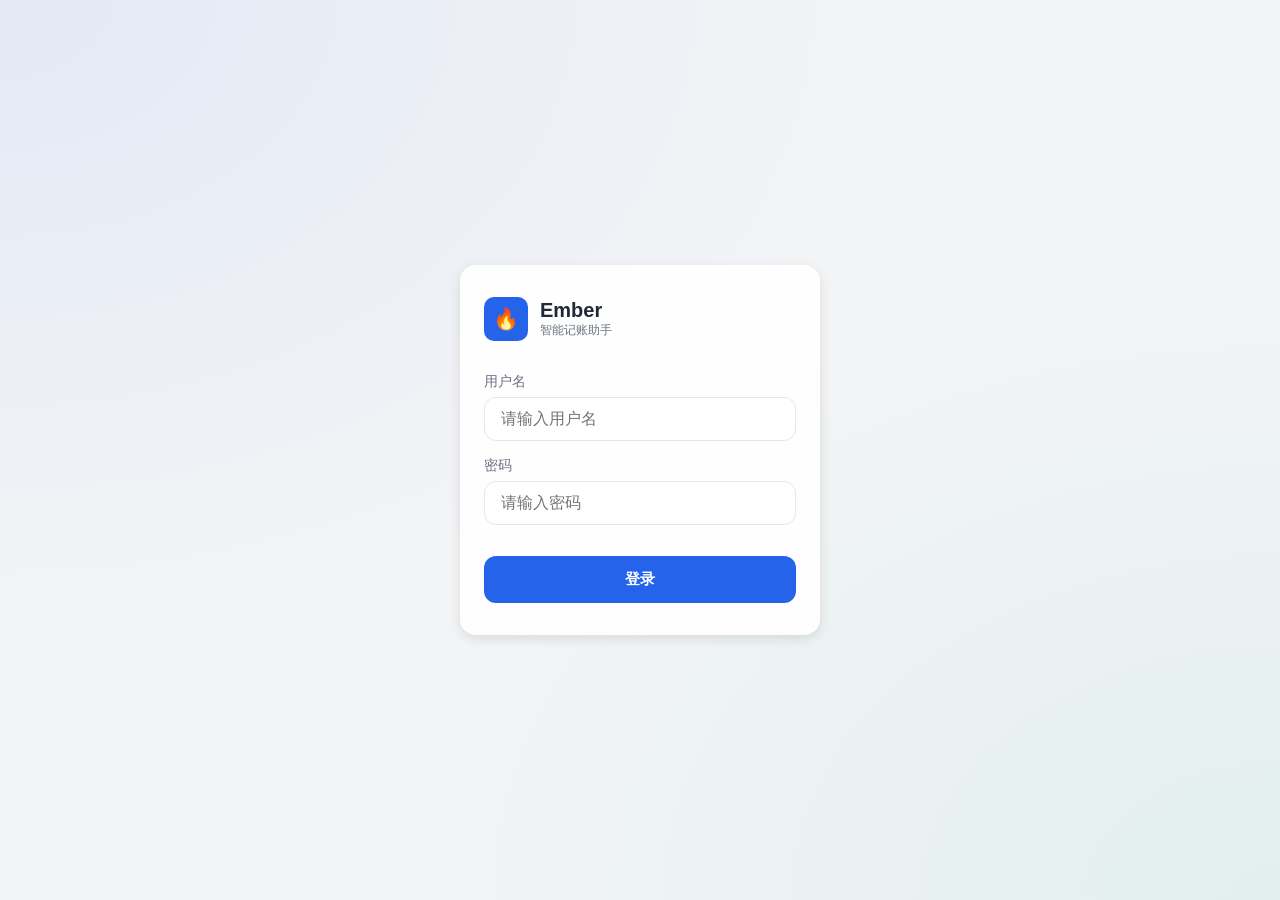
<file: mobile.html>
<!DOCTYPE html>
<html lang="zh-CN">
<head>
    <meta charset="UTF-8">
    <meta name="viewport" content="width=device-width, initial-scale=1.0, maximum-scale=1.0, user-scalable=no">
    <meta name="apple-mobile-web-app-capable" content="yes">
    <meta name="apple-mobile-web-app-status-bar-style" content="default">
    <meta name="theme-color" content="#2563eb">
    <title>Ember 智能记账</title>
    <link rel="stylesheet" href="mobile.css">
</head>
<body>

<!-- ── Toast ─────────────────────────────────────────────────────────────── -->
<div class="toast" id="toast"></div>

<!-- ── 登录页 ─────────────────────────────────────────────────────────────── -->
<div class="screen login-screen active" id="screen-login">
    <div class="login-card">
        <div class="login-logo">
            <div class="logo-icon">🔥</div>
            <div>
                <h1>Ember</h1>
                <p>智能记账助手</p>
            </div>
        </div>

        <form id="login-form">
            <div class="form-group">
                <label for="login-username">用户名</label>
                <input id="login-username" type="text" placeholder="请输入用户名"
                       autocomplete="username" autocapitalize="none" required>
            </div>
            <div class="form-group">
                <label for="login-password">密码</label>
                <input id="login-password" type="password" placeholder="请输入密码"
                       autocomplete="current-password" required>
            </div>
            <div class="error-msg" id="login-error"></div>
            <button class="btn btn-primary" type="submit" id="login-btn">登录</button>
        </form>
    </div>
</div>

<!-- ── 首页 ───────────────────────────────────────────────────────────────── -->
<div class="screen" id="screen-home">
    <nav class="top-nav">
        <h2>🔥 Ember 记账</h2>
        <span class="nav-user" id="nav-user-home"></span>
        <button class="nav-logout" id="logout-btn" title="退出登录">⏻</button>
    </nav>

    <div class="home-content">
        <div class="welcome-card">
            <h2>拍照即可记账</h2>
            <p>上传发票或凭证图片，AI 自动识别并生成会计分录</p>
        </div>

        <div class="action-grid">
            <div class="action-card" id="action-upload">
                <div class="ac-icon blue">📷</div>
                <span>拍照上传</span>
            </div>
            <div class="action-card" id="action-list">
                <div class="ac-icon green">📋</div>
                <span>凭证列表</span>
            </div>
        </div>

        <div class="section-title">最近凭证</div>
        <div class="recent-list" id="recent-list">
            <p style="font-size:0.82rem;color:var(--text-secondary);text-align:center;padding:1rem 0">加载中…</p>
        </div>
    </div>
</div>

<!-- ── 上传页 ──────────────────────────────────────────────────────────────── -->
<div class="screen" id="screen-upload">
    <nav class="top-nav">
        <button class="nav-back" id="upload-nav-back">‹</button>
        <h2>上传发票</h2>
    </nav>

    <div class="upload-content">
        <div class="upload-zone" id="upload-zone">
            <span class="uz-icon">📄</span>
            <h3>点击或拖入文件</h3>
            <p>支持发票图片（JPG/PNG）、PDF、Excel<br>可同时拖入多个文件批量处理</p>
        </div>

        <div class="camera-btn-row">
            <button class="camera-btn" id="btn-camera">
                <span class="icon">📷</span>
                拍照上传
            </button>
            <button class="camera-btn" id="btn-album">
                <span class="icon">🖼️</span>
                从相册选择
            </button>
        </div>

        <div class="progress-card" id="progress-card">
            <div class="progress-header">
                <div class="progress-text" id="progress-text">处理中…</div>
                <button class="btn-abort" id="btn-abort" title="取消">✕</button>
            </div>
            <div class="progress-bar-wrap">
                <div class="progress-bar" id="progress-bar"></div>
            </div>
        </div>

        <!-- 批量处理完成结果卡 -->
        <div class="batch-result-card" id="batch-result" style="display:none">
            <div class="batch-summary" id="batch-summary"></div>
            <div class="batch-errors" id="batch-errors"></div>
            <button class="btn btn-download-csv" id="btn-download-csv">⬇ 下载 SAP CSV</button>
            <button class="btn btn-secondary" id="btn-batch-reset">重新上传</button>
        </div>
    </div>

    <input type="file" id="file-input" style="display:none" multiple
           accept=".xlsx,.xls,.png,.jpg,.jpeg,.gif,.webp,.bmp,.pdf">
</div>

<!-- ── 凭证详情页 ──────────────────────────────────────────────────────────── -->
<div class="screen" id="screen-voucher">
    <nav class="top-nav">
        <button class="nav-back" id="voucher-nav-back">‹</button>
        <h2>凭证详情</h2>
    </nav>

    <div class="voucher-content">
        <!-- 头部信息 -->
        <div class="voucher-header-card">
            <div class="vh-row">
                <span class="vh-id" id="v-id"></span>
                <span class="badge" id="v-status"></span>
            </div>
            <div class="vh-date" id="v-date"></div>
            <div class="vh-desc" id="v-desc"></div>
        </div>

        <!-- 置信度 + 警告 -->
        <div class="confidence">
            <span class="confidence-dot" id="v-conf-dot"></span>
            <span id="v-conf-txt"></span>
        </div>
        <div class="warning-card" id="v-warnings"></div>

        <!-- KV 信息 -->
        <div class="voucher-header-card">
            <div class="kv-list">
                <div class="kv-row">
                    <span class="kv-label">公司代码</span>
                    <span class="kv-value" id="v-company"></span>
                </div>
                <div class="kv-row">
                    <span class="kv-label">凭证类型</span>
                    <span class="kv-value" id="v-doctype"></span>
                </div>
                <div class="kv-row">
                    <span class="kv-label">参考号</span>
                    <span class="kv-value" id="v-ref"></span>
                </div>
            </div>
        </div>

        <!-- 分录明细 -->
        <div class="lines-card">
            <div class="card-title">会计分录</div>
            <div id="v-lines"></div>
        </div>
    </div>

    <!-- 操作栏 (sticky bottom) -->
    <div class="action-bar">
        <button class="btn btn-success" id="btn-confirm">✓ 确认过账</button>
        <div class="btn" id="btn-confirmed-label"
             style="display:none;background:var(--bg-color);color:var(--text-secondary);flex:1;cursor:default">
            ✓ 已过账
        </div>
    </div>
</div>

<!-- ── 凭证列表页 ──────────────────────────────────────────────────────────── -->
<div class="screen" id="screen-list">
    <nav class="top-nav">
        <button class="nav-back" id="list-nav-back">‹</button>
        <h2>凭证列表</h2>
    </nav>

    <div class="list-content">
        <div class="filter-tabs">
            <button class="filter-tab active" data-filter="all">全部</button>
            <button class="filter-tab" data-filter="draft">草稿</button>
            <button class="filter-tab" data-filter="posted">已过账</button>
            <button class="filter-tab" data-filter="reversed">已冲销</button>
        </div>

        <div class="voucher-list" id="voucher-list"></div>

        <div class="list-empty" id="list-empty">
            <div class="le-icon">📭</div>
            暂无凭证记录
        </div>
    </div>
</div>

<script src="mobile.js"></script>
</body>
</html>
</file>
<file: mobile.css>
:root {
    --primary-color: #2563eb;
    --primary-hover: #1d4ed8;
    --bg-color: #f3f4f6;
    --glass-bg: rgba(255, 255, 255, 0.92);
    --text-main: #1f2937;
    --text-secondary: #6b7280;
    --border-color: #e5e7eb;
    --accent-success: #10b981;
    --accent-warning: #f59e0b;
    --accent-danger: #ef4444;
    --shadow-sm: 0 1px 2px rgba(0,0,0,0.06);
    --shadow-md: 0 4px 12px rgba(0,0,0,0.10);
    --radius-md: 12px;
    --radius-lg: 16px;
    --spacing-xs: 0.5rem;
    --spacing-sm: 0.75rem;
    --spacing-md: 1rem;
    --spacing-lg: 1.5rem;
}

* { box-sizing: border-box; margin: 0; padding: 0; }

body {
    font-family: -apple-system, BlinkMacSystemFont, "PingFang SC", "Helvetica Neue", Arial, sans-serif;
    background: var(--bg-color);
    background-image:
        radial-gradient(at 0% 0%, rgba(37,99,235,0.08) 0px, transparent 50%),
        radial-gradient(at 100% 100%, rgba(16,185,129,0.08) 0px, transparent 50%);
    color: var(--text-main);
    min-height: 100vh;
    -webkit-tap-highlight-color: transparent;
}

/* ── Layout ── */
.screen {
    display: none;
    flex-direction: column;
    min-height: 100vh;
}
.screen.active { display: flex; }

/* ── Login Screen ── */
.login-screen {
    justify-content: center;
    align-items: center;
    padding: var(--spacing-lg);
}

.login-card {
    background: var(--glass-bg);
    border-radius: var(--radius-lg);
    padding: 2rem var(--spacing-lg);
    width: 100%;
    max-width: 360px;
    box-shadow: var(--shadow-md);
}

.login-logo {
    display: flex;
    align-items: center;
    gap: 0.75rem;
    margin-bottom: 2rem;
}
.login-logo .logo-icon {
    width: 44px; height: 44px;
    background: var(--primary-color);
    border-radius: 10px;
    display: flex; align-items: center; justify-content: center;
    color: white; font-size: 1.3rem;
}
.login-logo h1 { font-size: 1.25rem; font-weight: 700; color: var(--text-main); }
.login-logo p  { font-size: 0.75rem; color: var(--text-secondary); }

.form-group { margin-bottom: var(--spacing-md); }
.form-group label {
    display: block;
    font-size: 0.85rem;
    font-weight: 500;
    color: var(--text-secondary);
    margin-bottom: 0.375rem;
}
.form-group input {
    width: 100%;
    padding: 0.75rem 1rem;
    border: 1.5px solid var(--border-color);
    border-radius: var(--radius-md);
    font-size: 1rem;
    outline: none;
    transition: border-color 0.2s;
    background: white;
    -webkit-appearance: none;
}
.form-group input:focus { border-color: var(--primary-color); }

.error-msg {
    font-size: 0.8rem;
    color: var(--accent-danger);
    margin-top: var(--spacing-xs);
    min-height: 1.2em;
}

/* ── Buttons ── */
.btn {
    display: flex;
    align-items: center;
    justify-content: center;
    gap: 0.5rem;
    padding: 0.8rem 1.25rem;
    border: none;
    border-radius: var(--radius-md);
    font-size: 0.95rem;
    font-weight: 600;
    cursor: pointer;
    transition: all 0.18s;
    -webkit-appearance: none;
    touch-action: manipulation;
}
.btn:active { transform: scale(0.97); }
.btn-primary { background: var(--primary-color); color: white; width: 100%; }
.btn-primary:hover { background: var(--primary-hover); }
.btn-primary:disabled { background: #93c5fd; cursor: not-allowed; }
.btn-success { background: var(--accent-success); color: white; flex: 1; }
.btn-danger  { background: var(--accent-danger);  color: white; flex: 1; }
.btn-ghost   { background: transparent; color: var(--text-secondary); border: 1.5px solid var(--border-color); }
.btn-ghost:hover { background: var(--border-color); }

/* ── Top Nav ── */
.top-nav {
    display: flex;
    align-items: center;
    padding: 0.875rem var(--spacing-md);
    background: var(--glass-bg);
    border-bottom: 1px solid var(--border-color);
    position: sticky; top: 0; z-index: 10;
    backdrop-filter: blur(10px);
    -webkit-backdrop-filter: blur(10px);
    gap: 0.75rem;
}
.top-nav .nav-back {
    background: none; border: none;
    font-size: 1.4rem; cursor: pointer;
    color: var(--primary-color);
    padding: 0.25rem;
    touch-action: manipulation;
}
.top-nav h2 { font-size: 1rem; font-weight: 600; flex: 1; }
.top-nav .nav-user {
    font-size: 0.78rem;
    color: var(--text-secondary);
    background: var(--bg-color);
    padding: 0.3rem 0.6rem;
    border-radius: 20px;
}
.top-nav .nav-logout {
    background: none; border: none;
    font-size: 1.1rem; cursor: pointer;
    color: var(--text-secondary);
    padding: 0.25rem;
}

/* ── Home Screen ── */
.home-content { padding: var(--spacing-md); flex: 1; }

.welcome-card {
    background: linear-gradient(135deg, var(--primary-color), #1d4ed8);
    border-radius: var(--radius-lg);
    padding: var(--spacing-lg);
    color: white;
    margin-bottom: var(--spacing-md);
}
.welcome-card h2 { font-size: 1.1rem; font-weight: 700; margin-bottom: 0.25rem; }
.welcome-card p  { font-size: 0.82rem; opacity: 0.85; }

.action-grid {
    display: grid;
    grid-template-columns: 1fr 1fr;
    gap: var(--spacing-sm);
    margin-bottom: var(--spacing-md);
}
.action-card {
    background: var(--glass-bg);
    border-radius: var(--radius-md);
    padding: var(--spacing-md);
    display: flex;
    flex-direction: column;
    align-items: center;
    gap: 0.5rem;
    cursor: pointer;
    box-shadow: var(--shadow-sm);
    transition: all 0.18s;
    border: 1.5px solid transparent;
    touch-action: manipulation;
}
.action-card:active { transform: scale(0.96); border-color: var(--primary-color); }
.action-card .ac-icon {
    width: 48px; height: 48px;
    border-radius: 12px;
    display: flex; align-items: center; justify-content: center;
    font-size: 1.5rem;
}
.action-card .ac-icon.blue  { background: rgba(37,99,235,0.12); color: var(--primary-color); }
.action-card .ac-icon.green { background: rgba(16,185,129,0.12); color: var(--accent-success); }
.action-card .ac-icon.amber { background: rgba(245,158,11,0.12); color: var(--accent-warning); }
.action-card .ac-icon.purple{ background: rgba(139,92,246,0.12); color: #8b5cf6; }
.action-card span { font-size: 0.82rem; font-weight: 600; color: var(--text-main); text-align: center; }

.section-title {
    font-size: 0.82rem;
    font-weight: 600;
    color: var(--text-secondary);
    text-transform: uppercase;
    letter-spacing: 0.05em;
    margin-bottom: 0.5rem;
}

.recent-list { display: flex; flex-direction: column; gap: var(--spacing-xs); }
.recent-item {
    background: var(--glass-bg);
    border-radius: var(--radius-md);
    padding: 0.875rem var(--spacing-md);
    display: flex;
    align-items: center;
    gap: 0.75rem;
    cursor: pointer;
    box-shadow: var(--shadow-sm);
    touch-action: manipulation;
}
.recent-item:active { opacity: 0.7; }
.recent-item .ri-icon {
    width: 36px; height: 36px; border-radius: 8px;
    display: flex; align-items: center; justify-content: center;
    font-size: 1rem; flex-shrink: 0;
}
.recent-item .ri-info { flex: 1; min-width: 0; }
.recent-item .ri-id   { font-size: 0.82rem; font-weight: 600; }
.recent-item .ri-desc { font-size: 0.75rem; color: var(--text-secondary); white-space: nowrap; overflow: hidden; text-overflow: ellipsis; }
.recent-item .ri-amount { font-size: 0.875rem; font-weight: 700; color: var(--text-main); white-space: nowrap; }

/* ── Status Badge ── */
.badge {
    display: inline-flex;
    align-items: center;
    padding: 0.2rem 0.6rem;
    border-radius: 20px;
    font-size: 0.72rem;
    font-weight: 600;
}
.badge-draft    { background: rgba(107,114,128,0.12); color: #6b7280; }
.badge-posted   { background: rgba(16,185,129,0.12);  color: #059669; }
.badge-reversed { background: rgba(245,158,11,0.12);  color: #d97706; }

/* ── Upload Screen ── */
.upload-content { padding: var(--spacing-md); flex: 1; display: flex; flex-direction: column; gap: var(--spacing-md); }

.upload-zone {
    background: var(--glass-bg);
    border: 2px dashed var(--border-color);
    border-radius: var(--radius-lg);
    padding: 2.5rem var(--spacing-md);
    display: flex;
    flex-direction: column;
    align-items: center;
    gap: 0.75rem;
    cursor: pointer;
    transition: all 0.2s;
    touch-action: manipulation;
}
.upload-zone.dragover { border-color: var(--primary-color); background: rgba(37,99,235,0.04); }
.upload-zone .uz-icon { font-size: 3rem; color: var(--primary-color); }
.upload-zone h3 { font-size: 0.95rem; font-weight: 600; }
.upload-zone p  { font-size: 0.8rem; color: var(--text-secondary); text-align: center; }

.camera-btn-row {
    display: grid;
    grid-template-columns: 1fr 1fr;
    gap: var(--spacing-sm);
}
.camera-btn {
    display: flex;
    flex-direction: column;
    align-items: center;
    gap: 0.5rem;
    padding: var(--spacing-md);
    background: var(--glass-bg);
    border: 1.5px solid var(--border-color);
    border-radius: var(--radius-md);
    cursor: pointer;
    font-size: 0.85rem;
    font-weight: 500;
    color: var(--text-main);
    touch-action: manipulation;
}
.camera-btn:active { background: var(--border-color); }
.camera-btn span.icon { font-size: 1.8rem; }

.progress-card {
    background: var(--glass-bg);
    border-radius: var(--radius-md);
    padding: var(--spacing-md);
    display: none;
    flex-direction: column;
    gap: var(--spacing-xs);
    box-shadow: var(--shadow-sm);
}
.progress-card.active { display: flex; }
.progress-header {
    display: flex;
    align-items: center;
    justify-content: space-between;
    gap: 0.5rem;
}
.btn-abort {
    display: none;
    align-items: center;
    justify-content: center;
    width: 24px; height: 24px;
    border: none;
    border-radius: 50%;
    background: rgba(239,68,68,0.12);
    color: var(--accent-danger);
    font-size: 0.75rem;
    cursor: pointer;
    flex-shrink: 0;
    touch-action: manipulation;
}
.btn-abort:active { background: rgba(239,68,68,0.25); }
.progress-bar-wrap {
    height: 4px;
    background: var(--border-color);
    border-radius: 2px;
    overflow: hidden;
}
.progress-bar {
    height: 100%;
    background: var(--primary-color);
    border-radius: 2px;
    width: 0%;
    transition: width 0.3s;
    animation: progress-pulse 1.5s ease-in-out infinite;
}
@keyframes progress-pulse {
    0%, 100% { opacity: 1; }
    50%       { opacity: 0.6; }
}
.progress-text { font-size: 0.82rem; color: var(--text-secondary); }

/* ── Batch Result Card ── */
.batch-result-card {
    background: var(--glass-bg);
    border-radius: var(--radius-md);
    padding: var(--spacing-md);
    box-shadow: var(--shadow-md);
    margin-top: var(--spacing-sm);
    display: flex;
    flex-direction: column;
    gap: var(--spacing-sm);
    animation: fadeIn 0.3s ease;
}
@keyframes fadeIn { from { opacity: 0; transform: translateY(8px); } to { opacity: 1; transform: none; } }
.batch-summary {
    font-size: 0.88rem;
    font-weight: 600;
    color: var(--text-main);
    text-align: center;
}
.batch-errors {
    font-size: 0.78rem;
    color: var(--accent-danger);
    display: flex;
    flex-direction: column;
    gap: 0.25rem;
}
.batch-error-item { padding: 0.25rem 0; }
.btn-download-csv {
    background: var(--primary-color);
    color: #fff;
    border: none;
    border-radius: var(--radius-md);
    padding: 0.75rem var(--spacing-md);
    font-size: 0.95rem;
    font-weight: 600;
    cursor: pointer;
    text-align: center;
    transition: background 0.2s;
}
.btn-download-csv:hover  { background: var(--primary-hover); }
.btn-download-csv:active { background: var(--primary-hover); }
.btn-download-csv:disabled { opacity: 0.6; cursor: default; }
.btn-secondary {
    background: transparent;
    color: var(--text-secondary);
    border: 1px solid var(--border-color);
    border-radius: var(--radius-md);
    padding: 0.6rem var(--spacing-md);
    font-size: 0.85rem;
    cursor: pointer;
    text-align: center;
    transition: background 0.2s;
}
.btn-secondary:hover { background: var(--border-color); }
.voucher-content { padding: var(--spacing-md); flex: 1; display: flex; flex-direction: column; gap: var(--spacing-md); }

.voucher-header-card {
    background: var(--glass-bg);
    border-radius: var(--radius-md);
    padding: var(--spacing-md);
    box-shadow: var(--shadow-sm);
}
.voucher-header-card .vh-row {
    display: flex;
    justify-content: space-between;
    align-items: flex-start;
    margin-bottom: 0.5rem;
}
.voucher-header-card .vh-id   { font-size: 0.95rem; font-weight: 700; }
.voucher-header-card .vh-date { font-size: 0.78rem; color: var(--text-secondary); }
.voucher-header-card .vh-desc { font-size: 0.85rem; color: var(--text-secondary); margin-top: 0.25rem; }

.kv-list { display: flex; flex-direction: column; gap: 0.375rem; }
.kv-row  { display: flex; justify-content: space-between; font-size: 0.82rem; }
.kv-row .kv-label { color: var(--text-secondary); }
.kv-row .kv-value { font-weight: 500; }

.lines-card {
    background: var(--glass-bg);
    border-radius: var(--radius-md);
    overflow: hidden;
    box-shadow: var(--shadow-sm);
}
.lines-card .card-title {
    padding: 0.75rem var(--spacing-md);
    font-size: 0.82rem;
    font-weight: 600;
    color: var(--text-secondary);
    border-bottom: 1px solid var(--border-color);
    text-transform: uppercase;
    letter-spacing: 0.04em;
}
.line-item {
    padding: 0.75rem var(--spacing-md);
    border-bottom: 1px solid var(--border-color);
    display: flex;
    flex-direction: column;
    gap: 0.2rem;
}
.line-item:last-child { border-bottom: none; }
.line-item .li-account { font-size: 0.85rem; font-weight: 600; }
.line-item .li-sub     { font-size: 0.75rem; color: var(--text-secondary); }
.line-item .li-amount-row {
    display: flex;
    justify-content: space-between;
    align-items: center;
    margin-top: 0.25rem;
}
.li-debit  { font-weight: 700; color: var(--text-main); }
.li-credit { font-weight: 700; color: var(--text-secondary); }
.li-dc-badge {
    font-size: 0.7rem;
    font-weight: 700;
    padding: 0.15rem 0.4rem;
    border-radius: 4px;
    background: rgba(37,99,235,0.1);
    color: var(--primary-color);
}

.warning-card {
    background: rgba(245,158,11,0.08);
    border: 1px solid rgba(245,158,11,0.3);
    border-radius: var(--radius-md);
    padding: var(--spacing-sm) var(--spacing-md);
    font-size: 0.82rem;
    color: #92400e;
    display: none;
}
.warning-card.active { display: block; }

.action-bar {
    display: flex;
    gap: var(--spacing-sm);
    padding: var(--spacing-md);
    background: var(--glass-bg);
    border-top: 1px solid var(--border-color);
    position: sticky;
    bottom: 0;
}

/* ── List Screen ── */
.list-content { padding: var(--spacing-md); flex: 1; display: flex; flex-direction: column; gap: var(--spacing-sm); }

.filter-tabs {
    display: flex;
    gap: 0.375rem;
    overflow-x: auto;
    padding-bottom: 2px;
    scrollbar-width: none;
}
.filter-tabs::-webkit-scrollbar { display: none; }
.filter-tab {
    flex-shrink: 0;
    padding: 0.4rem 0.875rem;
    border-radius: 20px;
    font-size: 0.8rem;
    font-weight: 500;
    cursor: pointer;
    border: 1.5px solid var(--border-color);
    background: white;
    color: var(--text-secondary);
    touch-action: manipulation;
}
.filter-tab.active {
    background: var(--primary-color);
    color: white;
    border-color: var(--primary-color);
}

.voucher-list { display: flex; flex-direction: column; gap: var(--spacing-xs); }

.list-empty {
    text-align: center;
    padding: 3rem var(--spacing-md);
    color: var(--text-secondary);
    font-size: 0.9rem;
    display: none;
}
.list-empty.active { display: block; }
.list-empty .le-icon { font-size: 2.5rem; margin-bottom: 0.75rem; }

/* ── Toast ── */
.toast {
    position: fixed;
    bottom: 5rem;
    left: 50%;
    transform: translateX(-50%) translateY(10px);
    background: #1f2937;
    color: white;
    padding: 0.625rem 1.25rem;
    border-radius: 20px;
    font-size: 0.85rem;
    font-weight: 500;
    opacity: 0;
    transition: all 0.25s;
    z-index: 100;
    white-space: nowrap;
    pointer-events: none;
}
.toast.show { opacity: 1; transform: translateX(-50%) translateY(0); }
.toast.success { background: var(--accent-success); }
.toast.error   { background: var(--accent-danger); }

/* ── Loading Spinner ── */
.spinner {
    width: 20px; height: 20px;
    border: 2.5px solid rgba(255,255,255,0.4);
    border-top-color: white;
    border-radius: 50%;
    animation: spin 0.7s linear infinite;
    display: inline-block;
}
@keyframes spin { to { transform: rotate(360deg); } }

/* ── Confidence indicator ── */
.confidence {
    display: flex;
    align-items: center;
    gap: 0.375rem;
    font-size: 0.78rem;
    color: var(--text-secondary);
}
.confidence-dot {
    width: 8px; height: 8px; border-radius: 50%;
}
.conf-high   { background: var(--accent-success); }
.conf-medium { background: var(--accent-warning); }
.conf-low    { background: var(--accent-danger); }
</file>
